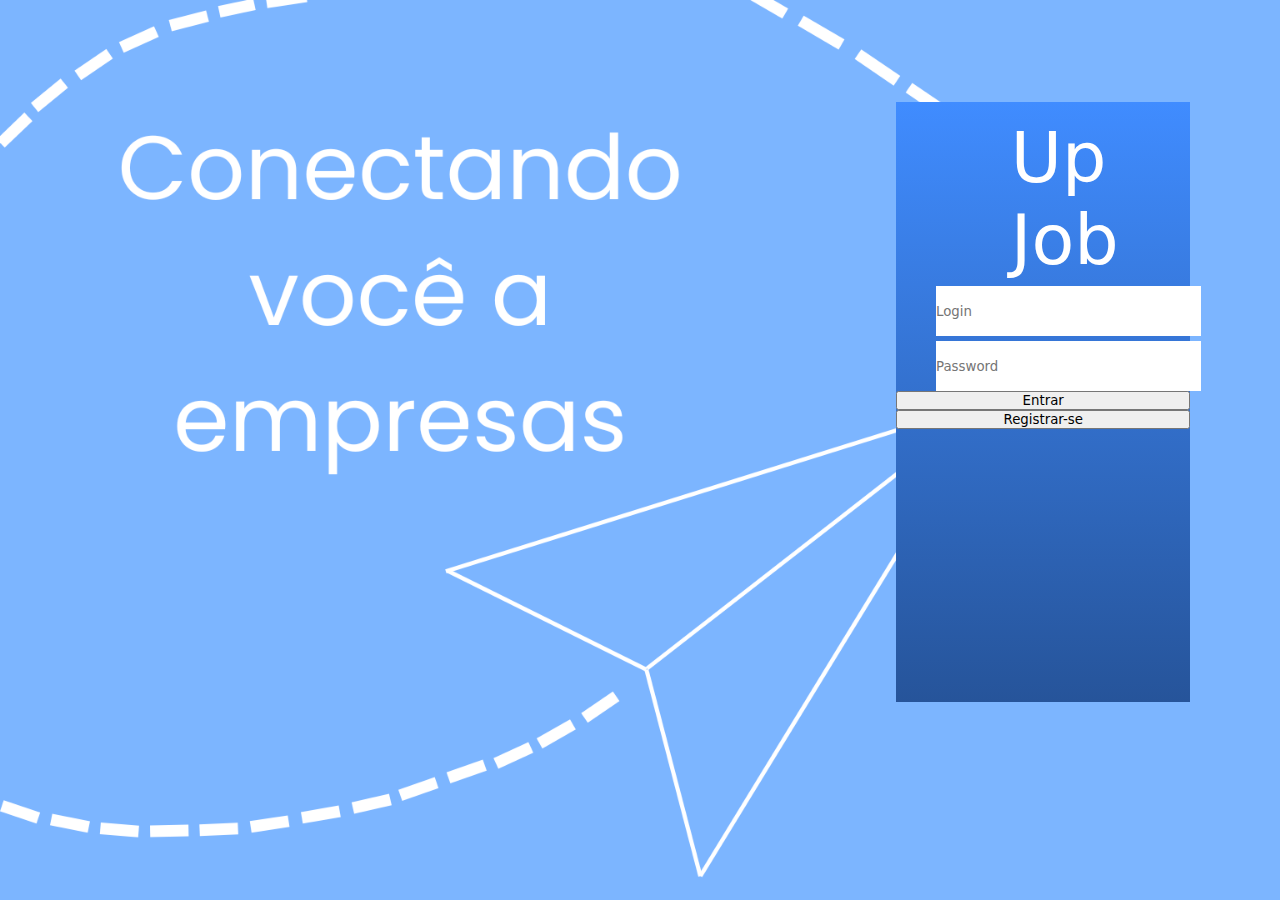
<file: UpJob/Index.html>
<!DOCTYPE html>
<html lang="en">
<head>
    <meta charset="UTF-8">
    <meta name="viewport" content="width=device-width, initial-scale=1.0">
    <title>UpJob</title>
    <link rel="stylesheet" href="login.css">
</head>
<body>
    <img src="Conectando (1).png" alt="" class="background">
    <div class="container-login">
        <p class="title-text">Up Job</p>
        <input type="email" required class="input-email" placeholder="Login">
        <input type="password" required class="input-password" placeholder="Password">
        <button class="button-enter">Entrar</button>
        <button class="register">Registrar-se</button>
    </div>
</body>
</html>
</file>
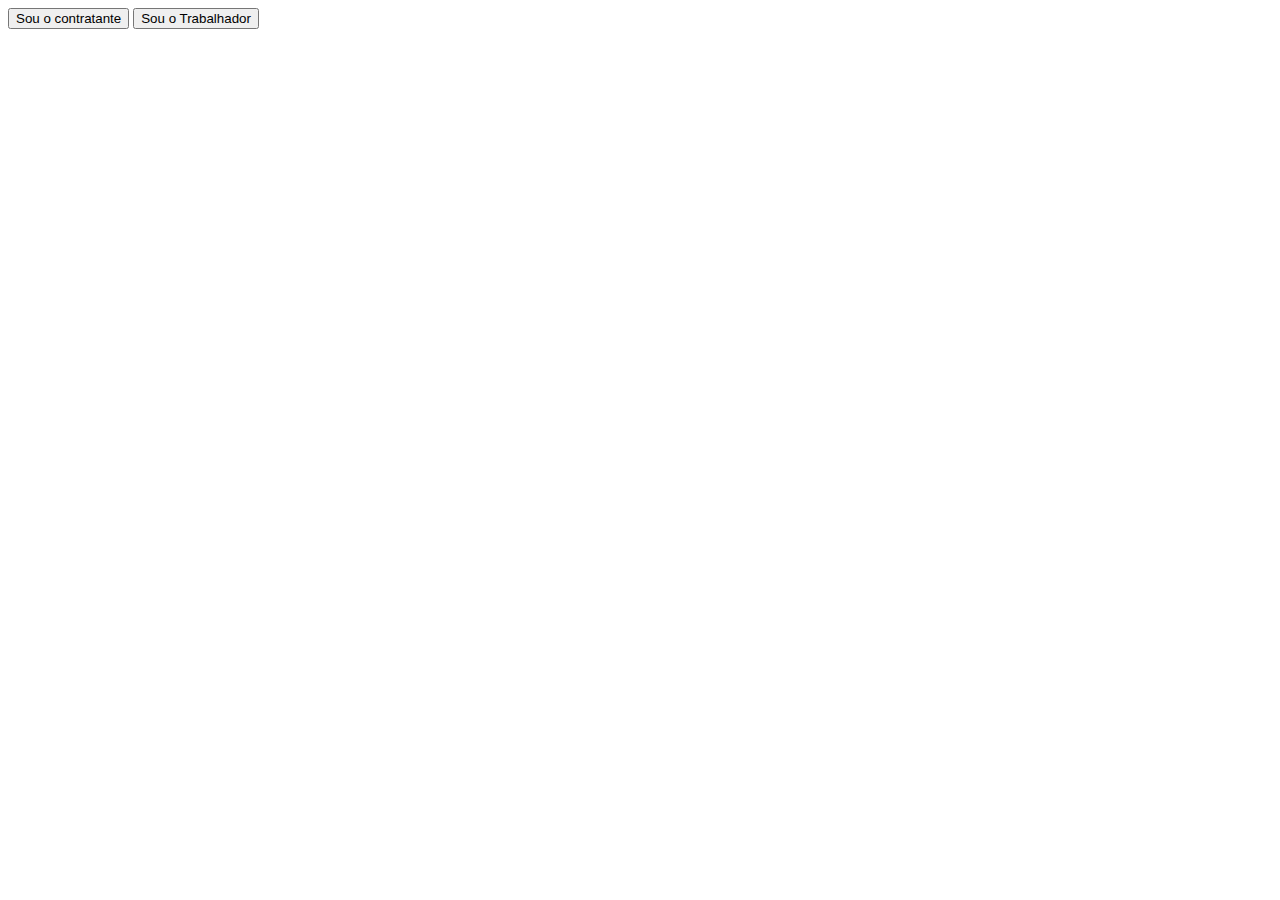
<file: register-r-t.html>
<!DOCTYPE html>
<html lang="pt-br">
<head>
    <meta charset="UTF-8">
    <meta name="viewport" content="width=device-width, initial-scale=1.0">
    <title>Document</title>
</head>
<body>
    <button>Sou o contratante</button>
    <button>Sou o Trabalhador</button>
</body>
</html>
</file>
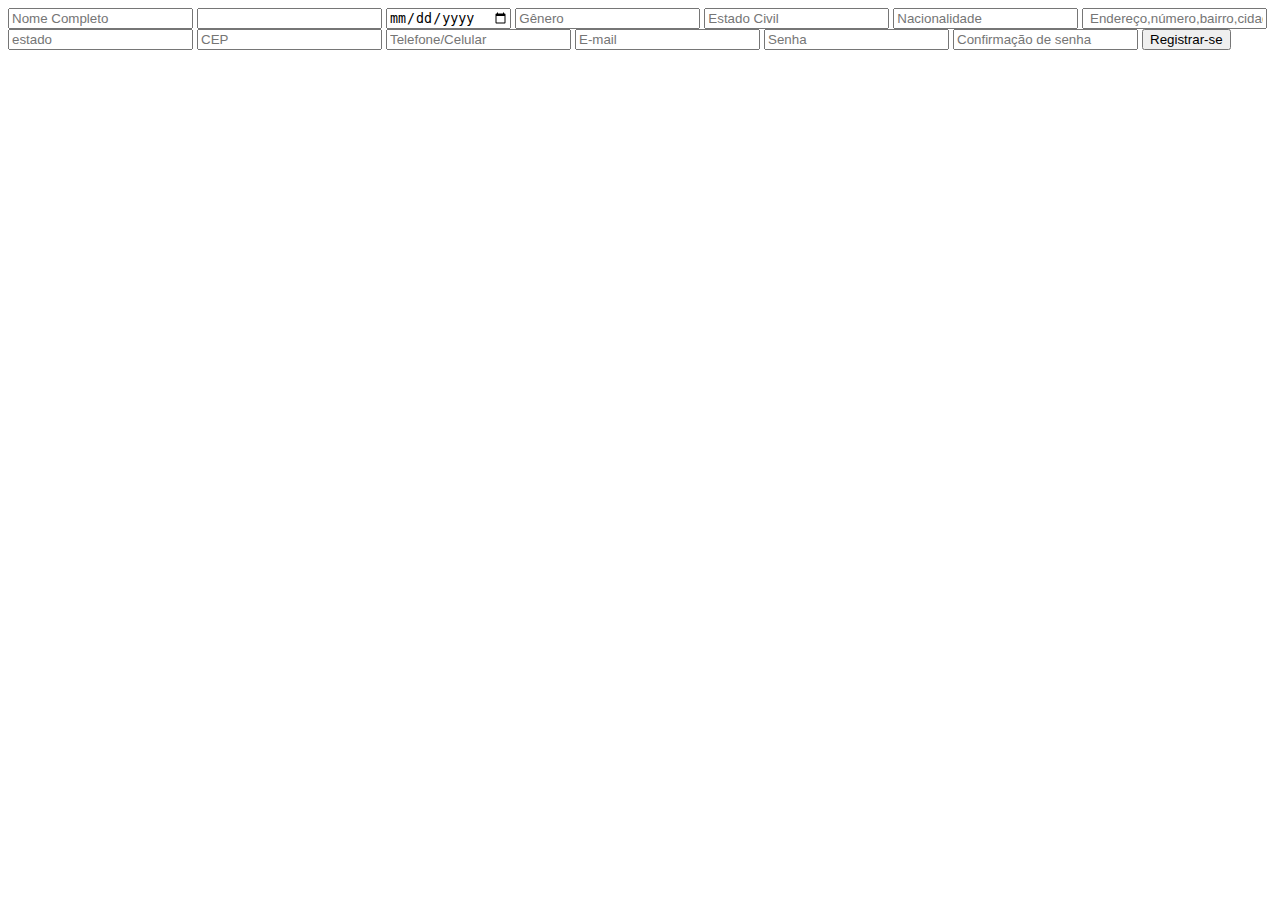
<file: trabalhor.html>
<!DOCTYPE html>
<html lang="en">
<head>
    <meta charset="UTF-8">
    <meta name="viewport" content="width=device-width, initial-scale=1.0">
    <title>Document</title>
</head>
<body>
    <input type="text" placeholder="Nome Completo">
    <input type="text" name="cpf" maxlength="11" minlength="11" required placeholder="">
    <input type="date" placeholder="Data de nascimento">
    <input type="text" placeholder="Gênero">
    <input type="text" placeholder="Estado Civil">
    <input type="text" required placeholder="Nacionalidade">
    <input type="text" placeholder=" Endereço,número,bairro,cidade...">
    <input type="text" placeholder="estado">
    <input type="number" placeholder="CEP">
    <input type="number" placeholder="Telefone/Celular" >
    <input type="email" placeholder="E-mail">
    <input type="password" required placeholder="Senha">
    <input type="password" placeholder="Confirmação de senha" required>
    <button>Registrar-se</button>
</body>
</html>
</file>
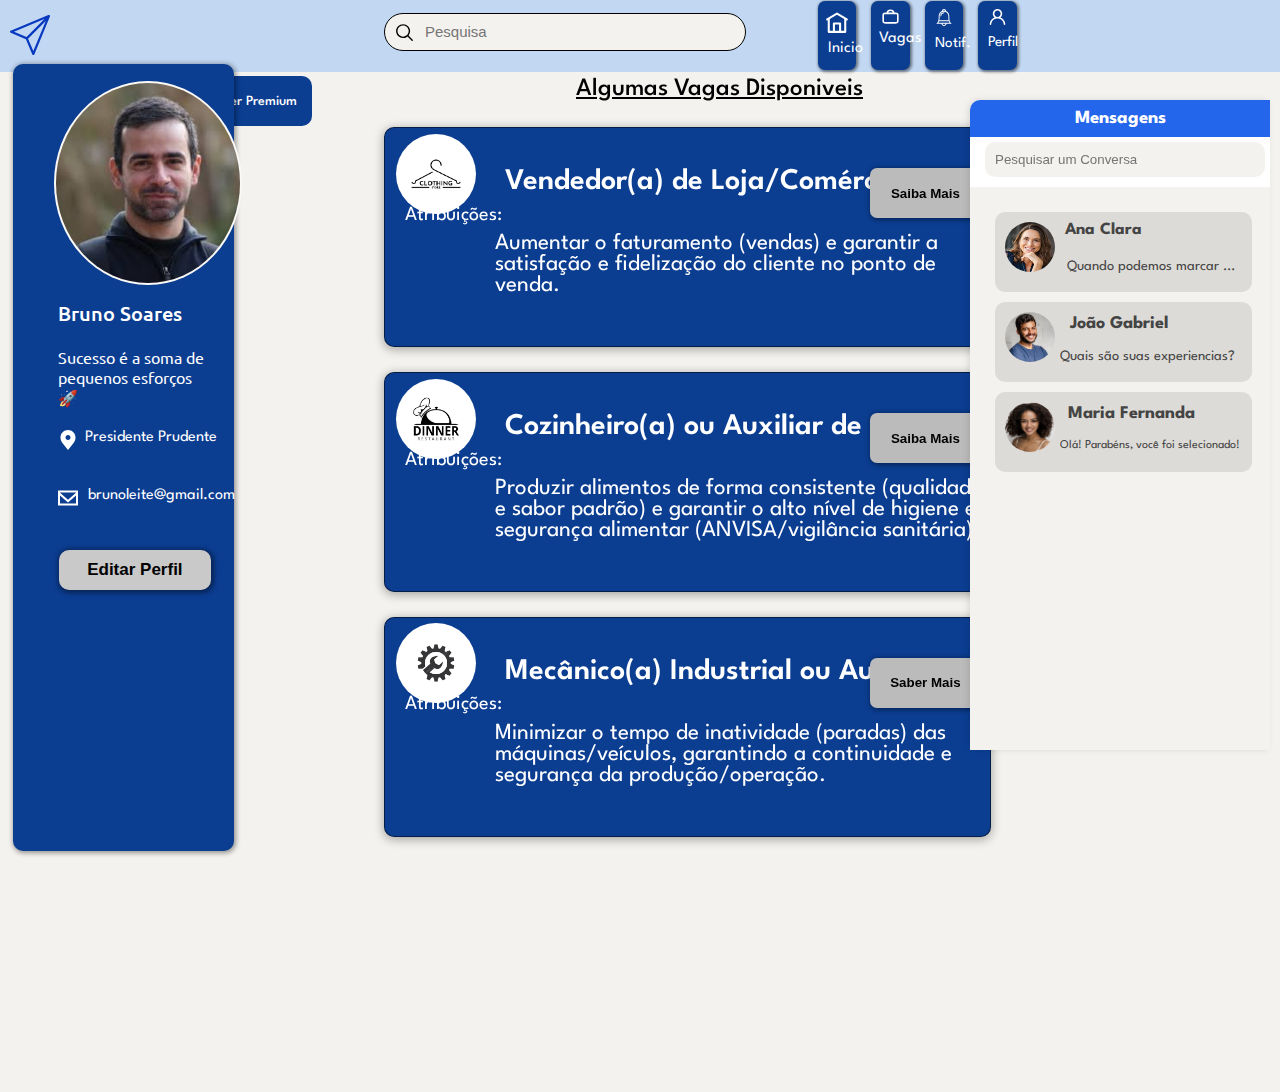
<file: Arquivos Inicio/homepage.html>
<!DOCTYPE html>
<html lang="pt-br">
<head>
    <meta charset="UTF-8">
    <meta name="viewport" content="width=device-width, initial-scale=1.0">
    <title>UpJob | Inicio</title>
    <link rel="stylesheet" href="homepage.css">
    <link rel="preconnect" href="https://fonts.googleapis.com">
    <link rel="preconnect" href="https://fonts.gstatic.com" crossorigin>
    <link rel="preconnect" href="https://fonts.googleapis.com">
    <link rel="preconnect" href="https://fonts.gstatic.com" crossorigin>
    <link href="https://fonts.googleapis.com/css2?family=League+Spartan:wght@100..900&family=Momo+Trust+Display&display=swap" rel="stylesheet">
    <link href="https://fonts.googleapis.com/css2?family=Archivo+Black&family=Lora:ital,wght@0,400..700;1,400..700&family=Metal+Mania&family=Press+Start+2P&family=Roboto:ital,wght@0,100..900;1,100..900&family=Rubik:ital,wght@0,300..900;1,300..900&family=Ubuntu:ital,wght@0,300;0,400;0,500;0,700;1,300;1,400;1,500;1,700&display=swap" rel="stylesheet">
</head>
<body>
    <header class="container-header">
        <img src="../assets/paper-plane-svgrepo-com (1).svg" alt="Logo" style="background: none; fill: rgba(23, 124, 255, 0.226); margin-left: 10px;">
        <div class="barra-pesquisa">
            <img src="../assets/search-icon.svg" alt="Icon Search" class="icon-search">
            <input type="text" placeholder="Pesquisa">
        </div>
        
        <div class="container-inicio">
            <img src="../assets/icon-home.svg" alt="icon-home" style="height: 25px; margin-top: 10px; background: none;">
            <label for="Inicio" style="cursor: pointer; font-weight: 400; background: none;">Inicio</label>
        </div>
        
        
        <div class="container-vagas">
            <img src="../assets/icon-wallet.svg" alt="Icon Vagas" style="margin-top: 6px; background: none;">
            <label for="Vagas" style="font-weight: 400; background: none;">Vagas</label>
        </div>
        
        
        <div class="container-notificacoes">
            <img src="../assets/notification-icon.svg" alt="Icone Notificaçoes" style="margin-top: 8px; background: none;">
            <label for="Notificações" style="background: none; font-weight: 400;">Notif.</label>
        </div>
        
        
        <div class="container-perfil">
            <img src="../assets/icon-profile.svg" alt="Icon Perfil" style="margin-top: 8px; background: none;">
            <label for="Perfil" style="background: none; font-weight: 400;">Perfil</label>
        </div>
        <a href="" class="premium">Obter Premium </a>
    </header>
    <div class="container-perfil-esquerda">
        <img class="img-profile" src="../assets/perfil-pessoa.jpeg" alt="Perfil">
        <p>Bruno Soares</p>
        <h4>Sucesso é a soma de pequenos esforços🚀</h4>
        <img src="../assets/map-pin-svgrepo-com.svg" style="height: 20px; margin: 10% 0 0 20%; background: none;">
        <label for="Cidade" class="text-infos">Presidente Prudente</label>
        <img src="../assets/email-1573-svgrepo-com.svg" style="height: 20px; background: none; margin: 80px 0 0 -20px; position: absolute;">
        <label  class="text-email">brunoleite@gmail.com</label>
        <button class="button-config-perfil">Editar Perfil</button>
    </div>
    <Label style="position: absolute; margin: 6% 0 0 45%; font-size: 25px; font-weight: 500; text-decoration: underline; ">Algumas Vagas Disponiveis</Label>
    <div class="vagas-disponiveis">
        <div class="container-vagas-presencial">
            <label class="title-vagas">Vendedor(a) de Loja/Comércio</label>
            <img src="../assets/loja-logo.jpg" class="logo-loja">
            <label style="color: white; font-size: 20px; margin-left: 20px;">Atribuições:</label>
            <label style="font-size: 23px; color: white; margin-bottom: 50px; margin-left: 110px;">Aumentar o faturamento (vendas) e garantir a satisfação e fidelização do cliente no ponto de venda.</label>
            <button class="button-candidatar">Saiba Mais</button>
        </div>
        <div class="container-vagas-presencial">
            <label class="title-vagas">Cozinheiro(a) ou Auxiliar de Cozinha</label>
            <img src="../assets/restaurant-logo.jpg" class="logo-loja">
            <label style="color: white; font-size: 20px; margin-left: 20px;">Atribuições:</label>
            <label style="font-size: 23px; color: white; margin-bottom: 50px; margin-left: 110px;">Produzir alimentos de forma consistente (qualidade e sabor padrão) e garantir o alto nível de higiene e segurança alimentar (ANVISA/vigilância sanitária).</label>
            <button class="button-candidatar">Saiba Mais</button>
        </div>
        <div class="container-vagas-presencial">
            <label class="title-vagas">Mecânico(a) Industrial ou Automotivo</label>
            <img src="../assets/macanica-logo.png" class="logo-loja" style="background-color: white;">
            <label style="color: white; font-size: 20px; margin-left: 20px;">Atribuições:</label>
            <label style="font-size: 23px; color: white; margin-bottom: 50px; margin-left: 110px;">Minimizar o tempo de inatividade (paradas) das máquinas/veículos, garantindo a continuidade e segurança da produção/operação.</label>
            <button class="button-candidatar">Saber Mais</button>
        </div>
    </div>


    <aside class="chat-sidebar">
      <div class="chat-header">
        <h3>Mensagens</h3>
      </div>
      <div class="chat-body">
        <input class="input-search" type="text" style="position: absolute; height: 35px; border-radius: 10px; width: 90%; margin: -60px 0 0 0; border: none;" placeholder="Pesquisar um Conversa">
        <div class="perfil">
            <img src="../assets/perfil-ana.jpg" style="height: 50px; border-radius: 100%; width: 50px; margin-left: 10px; margin-top: 10px;">
            <p style="margin-left: 60px; position: absolute; top: 160px; right: 35px; ">Quando podemos marcar ...</p>
            <strong style="position: absolute; font-size: 17px; margin-top: 10px; margin-left: 10px; background: none;">Ana Clara</strong>
        </div>
        <div class="perfil">
            <img src="../assets/perfil-joao.jpeg" style="height: 50px; border-radius: 100%; width: 50px; margin-left: 10px; margin-top: 10px;">
            <strong style="background: none; font-size: 18px; left: 100px; top: 215px; position: absolute;">João Gabriel</strong>
            <p style="right: 35px; top: 250px; position: absolute;">Quais são suas experiencias?</p>
        </div>
        <div class="perfil">
            <img src="../assets/perfil-maria.jpeg" style="height: 50px; width: 50px; border-radius: 100%; margin-left: 10px; margin-top: 10px;">
            <strong style="background: none; font-size: 18px; position: absolute; top: 305px; right: 75px;">Maria Fernanda</strong>
            <p style="position: absolute; right: 20px; font-size: 12px; top: 340px; right: 30px;">Olá! Parabéns, você foi selecionado!</p>
        </div>
      </div>
    </aside>
 
</body>
</html>
</file>
<file: UpJob/login.css>
*{
    margin: 0;
    padding: 0;
    font-family: -apple-system, system-ui, BlinkMacSystemFont, "Segoe UI", Roboto, "Helvetica Neue", "Fira Sans", Ubuntu, Oxygen, "Oxygen Sans", Cantarell, "Droid Sans", "Apple Color Emoji", "Segoe UI Emoji", "Segoe UI Emoji", "Segoe UI Symbol", "Lucida Grande", Helvetica, Arial, sans-serif;
    
}
html{
    margin: 0;
    padding: 0;
}
body{
    margin: 0;
    padding: 0;
    background-size: cover;
    background-repeat: no-repeat;
    background-position: center;
    background-color: #7cb5ff;
    /* min-height: 100vh;*/
}
.title-text{
    background: none;
    font-size: 70px;
    width: 50px;
    margin: 5% 0 0 39%;
    color: white;
}
input{
    width: 90%;
    height: 50px;
    margin: 5px 0 0 40px;
    background: white;
    border: none;
}
label{
    font-size: 20px;
    margin: 10px 0 0 20px;
    background: none;
    color: white;
}
.container-login{
    display: flex;
    flex-direction: column;
    height: 600px;
    width: 23%;
    background: linear-gradient(#408cff, #26549a);
    margin: 8% 0 0 70%;
    border: none;
    position: absolute;
}
.background{
    position: absolute;
    /*margin-top: -135px;*/
    height: 100%;
    z-index: -1;
}
</file>
<file: Arquivos Inicio/homepage.css>
*{
    padding: 0;
    margin: 0;
    background-color: #f4f2ee;
}
body label, h4, p, a{
    background: none;
}
body{
    font-family: "League Spartan", sans-serif;
    font-optical-sizing: auto;
    font-weight: 400;
    font-style: normal;
    overflow: hidden;
}
.container-header{
    width: 100%;
    background: rgba(23, 124, 255, 0.226);
    height: 8%;
    display: flex;
    position: absolute;
    flex-wrap: wrap;
    color: white;
}
.barra-pesquisa{
    height: 4%;
    width: 25%;
    position: fixed;
    margin: 1% 0 0 30%;
    background: none;
}


.barra-pesquisa input:hover{
    background: rgb(212, 212, 212);
    transition: 0.3s;
    color: rgb(0, 0, 0);
}
.barra-pesquisa input:focus{
    outline: none;
    font-size: 17px;
}
.barra-pesquisa input{
    height: 100%;
    width: 100%;
    padding: 0 0 0 40px;
    border-radius: 50px;
    font-size: 17px;
    border: 1px solid rgb(0, 0, 0);
}
.barra-pesquisa input::placeholder{
    padding: 0 0 0 0px;
    font-size: 15px;
}
.container-buttons-header{
    height: 100%;
}
.icon-search{
    position: absolute;
    z-index: 1;
    margin: 7px 0 0 10px;
    height: 25px;
    cursor: context-menu;
    background: none;
}
.container-inicio{
    width: 3%;
    height: 95%;
    cursor: pointer;
    display: flex;
    flex-direction: column;
    background-color: #0b3d91;
    border-radius: 7px;
    margin: 0.1% 0 0 60%;
    box-shadow: 1px 1px 3px 1px rgba(0, 0, 0, 0.479);
}
.container-inicio:hover{
    background: rgb(37, 112, 250);
    transition: 0.5s;
}
.container-inicio label{
    padding: 5px 0 0 10px;
    cursor: pointer;
}
.container-vagas{
    width: 3%;
    height: 95%;
    cursor: pointer;
    display: flex;
    flex-direction: column;
    background-color: #0b3d91;
    border-radius: 7px;
    margin: 0.1% 0 0 15px;
    box-shadow: 1px 1px 3px 1px rgba(0, 0, 0, 0.479);
}
.container-vagas:hover{
    background: rgb(37, 112, 250);
    transition: 0.5s;
}
.container-vagas label{
    padding: 5px 0 0 8px;
    cursor: pointer;
}



.container-notificacoes{
    width: 3%;
    height: 95%;
    cursor: pointer;
    display: flex;
    flex-direction: column;
    background-color: #0b3d91;
    border-radius: 7px;
    margin: 0.1% 0 0 15px;
    box-shadow: 1px 1px 3px 1px rgba(0, 0, 0, 0.479);
}
.container-notificacoes:hover{
    background: rgb(37, 112, 250);
    transition: 0.5s;
}
.container-notificacoes label{
    font-size: 15px;
    margin-top: 10px;
    margin-left: 10px;
    font-weight: 500;
    white-space: normal;
}


.container-perfil{
    width: 3%;
    height: 95%;
    cursor: pointer;
    display: flex;
    flex-direction: column;
    background-color: #0b3d91;
    border-radius: 7px;
    margin: 0.1% 0 0 15px;
    box-shadow: 1px 1px 3px 1px rgba(0, 0, 0, 0.479);
}
.container-perfil:hover{
    background: rgb(37, 112, 250);
    transition: 0.5s;
}
.container-perfil label{
    font-size: 15px;
    margin-top: 10px;
    margin-left: 10px;
    cursor: pointer;
    font-weight: 500;
    white-space: inherit;
}
.premium{
    color: white;
    font-size: 14px;
    font-weight: 500;
    text-decoration: none;
    margin: 0.5% 0 0 15%;
    height: 50px;
    width: 120px;
    align-items: center;
    display: flex;
    border-radius: 10px;
    background-color: #0b3d91;
    justify-content: center;
    align-items: center;
    text-align: center;
}
.premium:hover{
    background-color: rgb(37, 112, 250);
    transition: 0.5s;
}






/*------------------------------------------------*/



.container-perfil-esquerda{
    height: 87%;
    width: 17%;
    background-color: #0b3d91;
    position: absolute;
    margin: 5% 0 0 1%;
    border-radius: 10px;
    border: 2px solid #0b3d91;
    box-shadow: 1px 1px 5px 1px rgba(0, 0, 0, 0.397);
}
.img-profile{
    height: 200px;
    margin: 7% 0 0 18%;
    border: 2px solid rgba(255, 255, 255, 0.521);
    border-radius: 100%;
}
.container-perfil-esquerda p{
    font-size: 20px;
    color: white;
    font-family: "Ubuntu", sans-serif;
    font-style: normal;
    font-weight: 500;
    font-variant: inherit;
    margin: 5% 0 0 20%;
}
.container-perfil-esquerda h4{
    width: 70%;
    margin: 20px 0 0 20%;
    color: white;
    font-family: "Ubuntu", sans-serif;
    font-weight: 400;
}
.text-infos{
    color: white;
    font-weight: 400;
    margin: 10% 0 0 3%;
    position: absolute;
}
.icon-email{
    height: 20px;
    margin: 80px 0 0 -20px;
    position: absolute;
}
.text-email{
    color: white;
    margin-top: 80px;
    margin-left: 10px;
    position: absolute;
}
.button-config-perfil{
    margin: 65% 0 0 -9%;
    position: absolute;
    height: 40px;
    width: 70%;
    background: #c9c9c9;
    border: none;
    cursor: pointer;
    font-size: 17px;
    color: black;
    font-weight: 600;
    border-radius: 10px;
    box-shadow: 1px 1px 5px 2px rgba(0, 0, 0, 0.425);
}
.button-config-perfil:hover{
    background-color: #0c8ffa;
    border-radius: 10px;
    transition: 0.3s;
    color: white;
}



/*----------------------------------------------------------------*/



.vagas-disponiveis{
    height: 110%;
    width: 43%;
    position: absolute;
    margin: 8% 0 0 30%;
    background-color: none;
}
.container-vagas-presencial{
    background-color: #0b3d91;
    margin-top: 25px;
    height: 22%;
    box-shadow: 0px 2px 10px 1px rgba(0, 0, 0, 0.301);
    width: 110%;
    border-radius: 10px;
    border: 1px solid rgba(0, 0, 0, 0.5);
    display: flex;
    flex-direction: column;
    justify-content: space-between;
}
.button-candidatar{
    height: 50px;
    width: 20%;
    background-color: #bbbbbb;
    color: black;
    border: none;
    font-weight: 600;
    cursor: pointer;
    border-radius: 7px;
    margin-right: 10px;
    margin-top: 40px;
    box-shadow: 1px 1px 5px 1px rgba(0, 0, 0, 0.404);
    position: absolute;
    float: right;
    align-self: flex-end;
}
.button-candidatar:hover{
    background: #0e91e9;
    transition: 0.3s;
    color: white;
}
.title-vagas{
    margin: 40px 0 0 120px;
    font-size: 30px;
    font-weight: 400;
    color: white;
    font-weight: 600;
}
.logo-loja{
    height: 80px;
    width: 80px;
    border-radius: 50px;
    margin: 1% 0 0 2%;
    position: absolute;    
}




.chat-sidebar {
  position: fixed;
  top: 100px;
  right: 10px;
  width: 300px;
  height: calc(80vh - 70px);
  background: white;
  box-shadow: -2px 0 6px rgba(0,0,0,0.1);
  border-radius: 10px 0 0 10px;
  display: flex;
  flex-direction: column;
  z-index: 100;
}
 
.chat-header {
  background: #2466eb;
  color: #ffffff;
  padding: 10px 15px;
  display: flex;
  justify-content: center;
  align-items: center;
  border-radius: 10px 0 0 0;
  font-weight: 600; 
}


.chat-header h3{
    background: none;
}
 
.chat-body{
    flex: 1;
    padding: 15px;
    overflow-y: auto;
    font-size: 0.9rem;
    color: #444;
    margin-top: 50px;
}
.input-search{
    position: absolute; 
    height: 35px; 
    border-radius: 10px; 
    width: 90%; 
    margin: -60px 0 0 0; 
    border: none;
    padding: 0 0 0 10px;
}
.input-search:hover{
    background: rgb(223, 221, 221);
    transition: 0.3s;
    padding: 0 0 0 10px;
}
.input-search:focus{
    outline: none;
    box-shadow: 0 0 3px 1px rgba(11, 57, 95, 0.356);

}
.perfil{
    height: 80px;
    width: 95%;
    margin-top: 10px;
    margin-left: 10px;
    border-radius: 10px;
    cursor: pointer;
    background-color: rgba(0, 0, 0, 0.096);
}
.chat-input {
  display: flex;
  padding: 10px;
  border-top: 1px solid #ddd;
}
 
.chat-input input {
  flex: 1;
  border: none;
  outline: none;
  padding: 8px;
  background: #f4f6f8;
  border-radius: 6px;
}
 
.chat-input button {
  background: #0b3d91;
  color: white;
  border: none;
  padding: 8px 10px;
  border-radius: 6px;
  margin-left: 8px;
  cursor: pointer;
}
</file>
